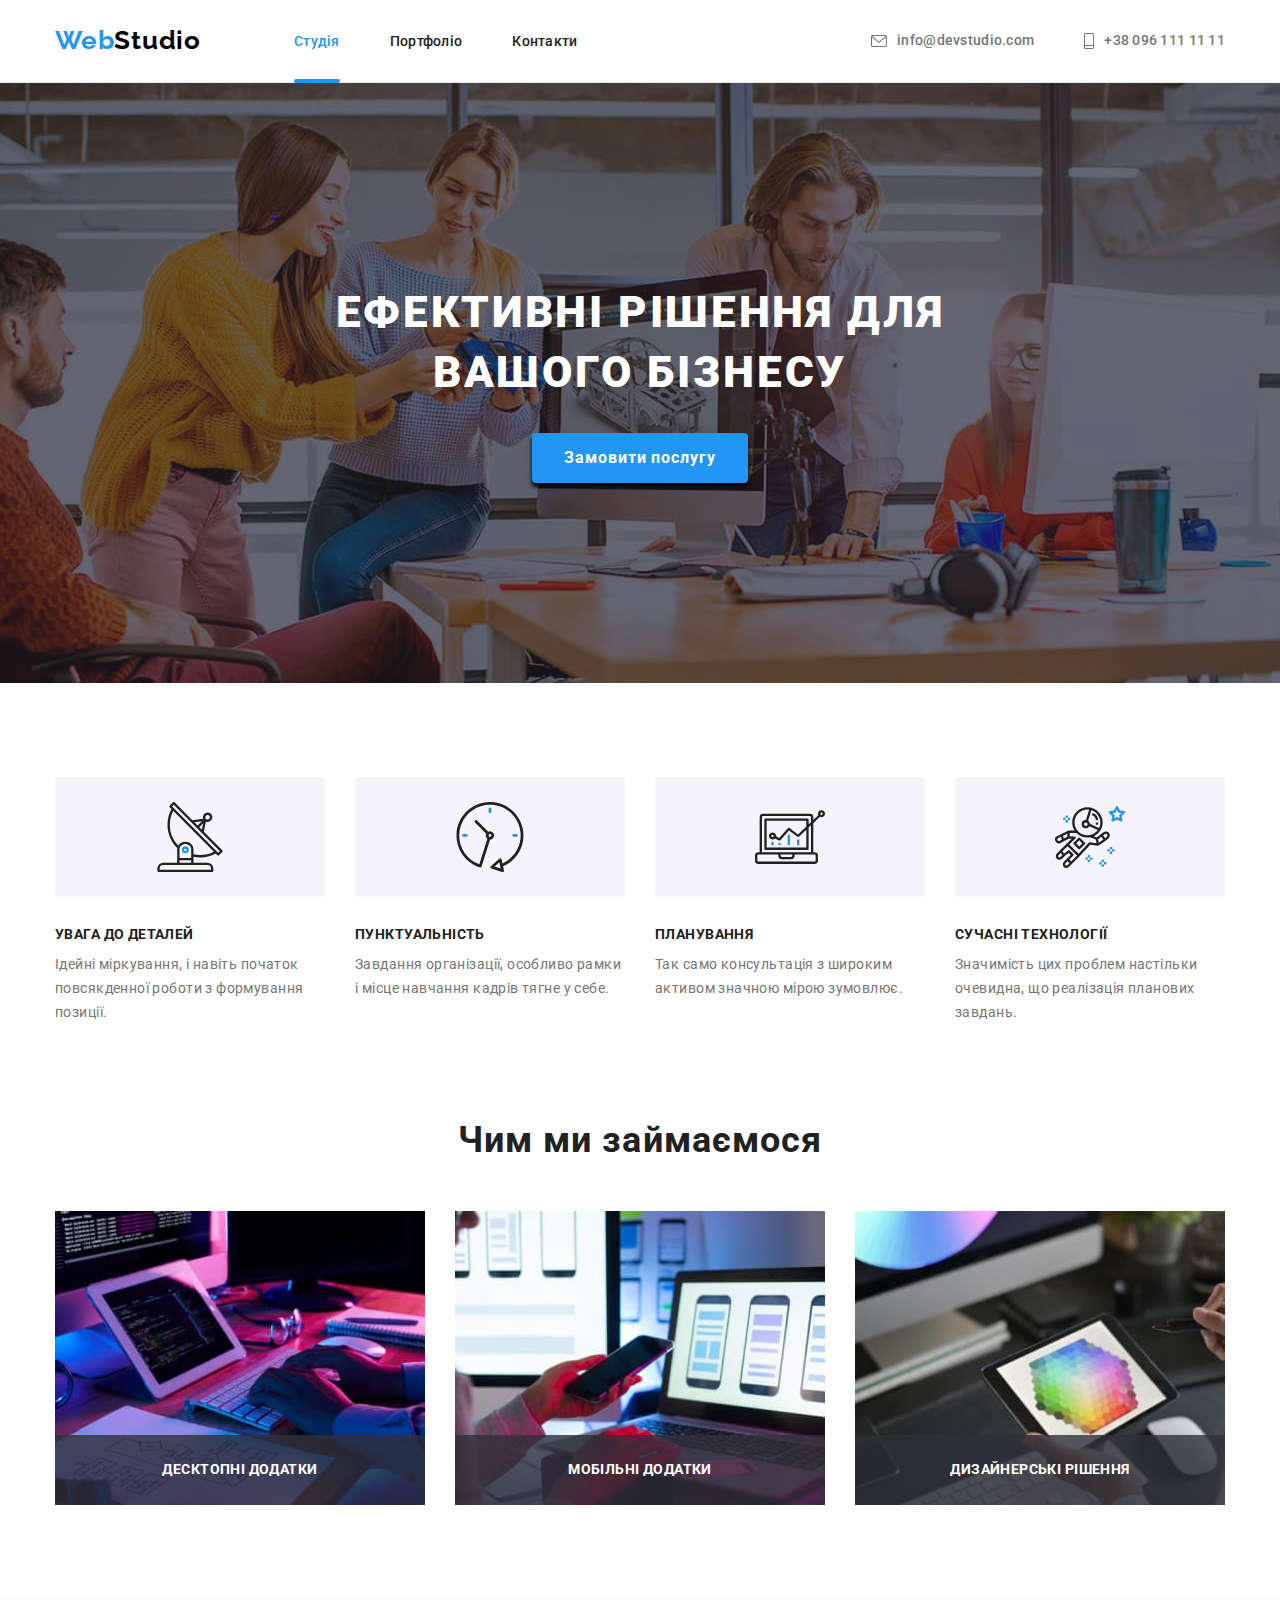
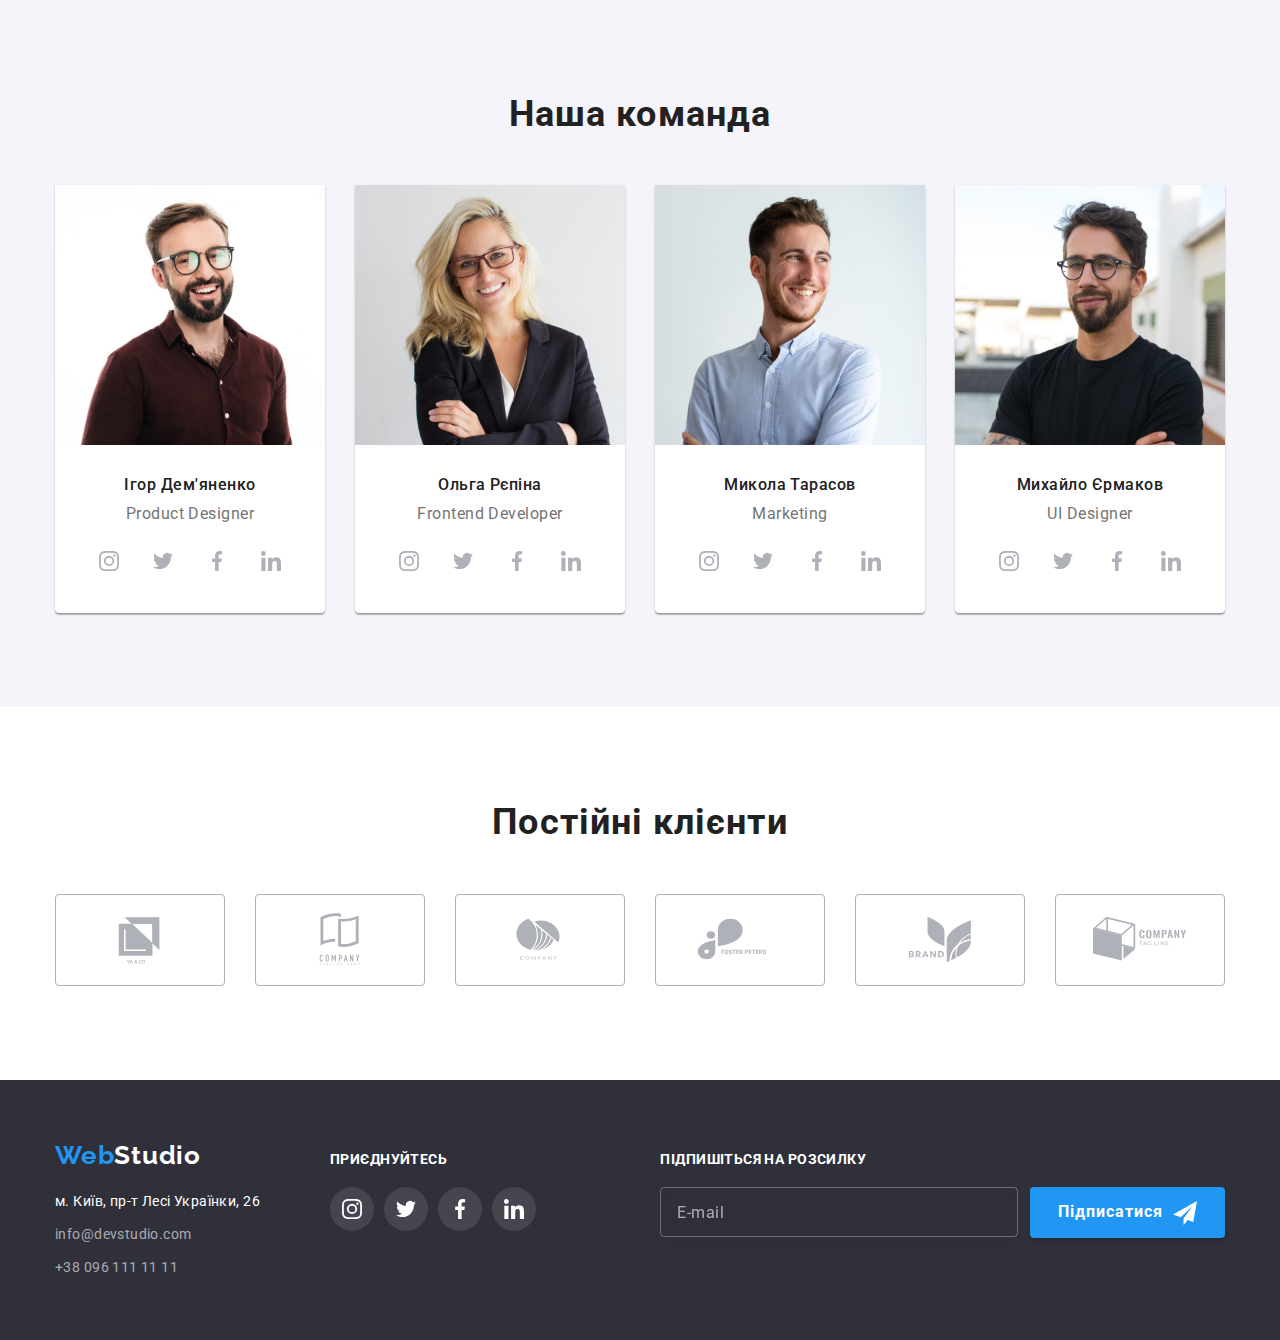
<file: index.html>
<!DOCTYPE html>
<html lang="uk">
  <head>
    <meta charset="UTF-8" />
    <meta http-equiv="X-UA-Compatible" content="IE=edge" />
    <meta name="viewport" content="width=device-width, initial-scale=1.0" />
    <title>WebStudio</title>
    <link rel="preconnect" href="https://fonts.googleapis.com" />
    <link rel="preconnect" href="https://fonts.gstatic.com" crossorigin />
    <link
      href="https://fonts.googleapis.com/css2?family=Raleway:wght@700&family=Roboto:wght@400;500;700;900&display=swap"
      rel="stylesheet"
    />
    <link
      rel="stylesheet"
      href="https://cdnjs.cloudflare.com/ajax/libs/modern-normalize/1.1.0/modern-normalize.min.css"
    />
    <link rel="stylesheet" href="./css/styles.css" />
  </head>
  <body>
    <header class="main-header">
      <div class="container flexbox">
        <a class="link-logo" href="./index.html"><span class="link-logo1">Web</span>Studio</a>
        <nav class="header-nav">
          <ul class="nav-list list">
            <li class="nav-list-item">
              <a class="nav-link current" href="./index.html">Студія</a>
            </li>
            <li class="nav-list-item">
              <a class="nav-link" href="./portfolio.html">Портфоліо</a>
            </li>
            <li class="nav-list-item">
              <a class="nav-link" href="#contacts">Контакти</a>
            </li>
          </ul>
        </nav>
        <ul class="contacts-list list">
          <li>
            <a class="mailto" href="mailto:info@devstudio.com">
              <svg class="mailto-icon" width="16" height="12">
                <use href="./images/icons.svg#icon-letter"></use>
              </svg>
              info@devstudio.com</a
            >
          </li>
          <li>
            <a class="telephone" href="tel:+380961111111">
              <svg class="telephone-icon" width="10" height="16">
                <use href="./images/icons.svg#icon-smartphone"></use></svg
              >+38 096 111 11 11</a
            >
          </li>
        </ul>
      </div>
    </header>
    <main>
      <section class="hero hero-overlay">
        <div class="container">
          <h1 class="hero-title">
            Ефективні рішення для <br />
            вашого бізнесу
          </h1>
          <button class="hero-btn" type="button" data-modal-open>Замовити послугу</button>
        </div>
      </section>
      <section class="benefits section">
        <div class="container">
          <h2 class="benefits-title visually-hidden">Наші переваги</h2>
          <ul class="benefits-list list">
            <li class="benefits-item">
              <div class="benefits-item-svg">
                <svg class="benefits-item-icon" width="70" height="70">
                  <use href="./images/icons.svg#icon-antenna"></use>
                </svg>
              </div>
              <h3 class="benefits-item-title">УВАГА ДО ДЕТАЛЕЙ</h3>
              <p class="benefits-txt">
                Ідейні міркування, і навіть початок повсякденної роботи з формування позиції.
              </p>
            </li>
            <li class="benefits-item">
              <div class="benefits-item-svg">
                <svg class="benefits-item-icon" width="70" height="70">
                  <use href="./images/icons.svg#icon-clock"></use>
                </svg>
              </div>
              <h3 class="benefits-item-title">ПУНКТУАЛЬНІСТЬ</h3>
              <p class="benefits-txt">
                Завдання організації, особливо рамки і місце навчання кадрів тягне у себе.
              </p>
            </li>
            <li class="benefits-item">
              <div class="benefits-item-svg">
                <svg class="benefits-item-icon" width="70" height="70">
                  <use href="./images/icons.svg#icon-diagram"></use>
                </svg>
              </div>
              <h3 class="benefits-item-title">ПЛАНУВАННЯ</h3>
              <p class="benefits-txt">
                Так само консультація з широким активом значною мірою зумовлює.
              </p>
            </li>
            <li class="benefits-item">
              <div class="benefits-item-svg">
                <svg class="benefits-item-icon" width="70" height="70">
                  <use href="./images/icons.svg#icon-astronaut"></use>
                </svg>
              </div>
              <h3 class="benefits-item-title">СУЧАСНІ ТЕХНОЛОГІЇ</h3>
              <p class="benefits-txt">
                Значимість цих проблем настільки очевидна, що реалізація планових завдань.
              </p>
            </li>
          </ul>
        </div>
      </section>
      <section class="occupation">
        <div class="container">
          <h2 class="h2-title">Чим ми займаємося</h2>
          <ul class="occupation-list list">
            <li class="occupation-list-item">
              <div class="occupation-title-backdrop">
                <p class="occupation-title">Десктопні додатки</p>
              </div>
              <img
                class="occupation-list-img"
                src="./images/box1.jpg"
                alt="Десктопні додатки"
                width="370"
                height="294"
              />
            </li>
            <li class="occupation-list-item">
              <div class="occupation-title-backdrop">
                <p class="occupation-title">Мобільні додатки</p>
              </div>
              <img
                class="occupation-list-img"
                src="./images/box2.jpg"
                alt="Мобільні додатки"
                width="370"
                height="294"
              />
            </li>
            <li class="occupation-list-item">
              <div class="occupation-title-backdrop">
                <p class="occupation-title">Дизайнерські рішення</p>
              </div>
              <img
                class="occupation-list-img"
                src="./images/box3.jpg"
                alt="Дизайнерські рішення"
                width="370"
                height="294"
              />
            </li>
          </ul>
        </div>
      </section>
      <section class="team section">
        <div class="container">
          <h2 class="h2-title">Наша команда</h2>
          <ul class="team-list list flexbox">
            <li class="team-item">
              <img
                class="team-img"
                src="./images/img1.jpg"
                alt="Ігор Дем'яненко"
                width="270"
                height="260"
              />
              <div class="team-card-txt">
                <h3 class="team-item-title">Ігор Дем'яненко</h3>
                <p class="team-role" lang="en">Product Designer</p>
                <ul class="team-card-social list flexbox">
                  <li class="team-card-social-item">
                    <a class="team-link team-instagram" href="">
                      <svg class="team-card-social-icon" width="20" height="20">
                        <use href="./images/icons.svg#icon-instagram"></use>
                      </svg>
                    </a>
                  </li>
                  <li class="team-card-social-item">
                    <a class="team-link team-twitter" href=""
                      ><svg class="team-card-social-icon" width="20" height="20">
                        <use href="./images/icons.svg#icon-twitter"></use></svg
                    ></a>
                  </li>
                  <li class="team-card-social-item">
                    <a class="team-link team-facebook" href=""
                      ><svg class="team-card-social-icon" width="20" height="20">
                        <use href="./images/icons.svg#icon-facebook"></use></svg
                    ></a>
                  </li>
                  <li class="team-card-social-item">
                    <a class="team-link team-linkedin" href=""
                      ><svg class="team-card-social-icon" width="20" height="20">
                        <use href="./images/icons.svg#icon-linkedin"></use></svg
                    ></a>
                  </li>
                </ul>
              </div>
            </li>
            <li class="team-item">
              <img
                class="team-img"
                src="./images/img2.jpg"
                alt="Ольга Рєпіна"
                width="270"
                height="260"
              />
              <div class="team-card-txt">
                <h3 class="team-item-title">Ольга Рєпіна</h3>
                <p class="team-role" lang="en">Frontend Developer</p>
                <ul class="team-card-social list flexbox">
                  <li class="team-card-social-item">
                    <a class="team-link team-instagram" href="">
                      <svg class="team-card-social-icon" width="20" height="20">
                        <use href="./images/icons.svg#icon-instagram"></use>
                      </svg>
                    </a>
                  </li>
                  <li class="team-card-social-item">
                    <a class="team-link team-twitter" href=""
                      ><svg class="team-card-social-icon" width="20" height="20">
                        <use href="./images/icons.svg#icon-twitter"></use></svg
                    ></a>
                  </li>
                  <li class="team-card-social-item">
                    <a class="team-link team-facebook" href=""
                      ><svg class="team-card-social-icon" width="20" height="20">
                        <use href="./images/icons.svg#icon-facebook"></use></svg
                    ></a>
                  </li>
                  <li class="team-card-social-item">
                    <a class="team-link team-linkedin" href=""
                      ><svg class="team-card-social-icon" width="20" height="20">
                        <use href="./images/icons.svg#icon-linkedin"></use></svg
                    ></a>
                  </li>
                </ul>
              </div>
            </li>
            <li class="team-item">
              <img
                class="team-img"
                src="./images/img3.jpg"
                alt="Микола Тарасов"
                width="270"
                height="260"
              />
              <div class="team-card-txt">
                <h3 class="team-item-title">Микола Тарасов</h3>
                <p class="team-role" lang="en">Marketing</p>
                <ul class="team-card-social list flexbox">
                  <li class="team-card-social-item">
                    <a class="team-link team-instagram" href="">
                      <svg class="team-card-social-icon" width="20" height="20">
                        <use href="./images/icons.svg#icon-instagram"></use>
                      </svg>
                    </a>
                  </li>
                  <li class="team-card-social-item">
                    <a class="team-link team-twitter" href=""
                      ><svg class="team-card-social-icon" width="20" height="20">
                        <use href="./images/icons.svg#icon-twitter"></use></svg
                    ></a>
                  </li>
                  <li class="team-card-social-item">
                    <a class="team-link team-facebook" href=""
                      ><svg class="team-card-social-icon" width="20" height="20">
                        <use href="./images/icons.svg#icon-facebook"></use></svg
                    ></a>
                  </li>
                  <li class="team-card-social-item">
                    <a class="team-link team-linkedin" href=""
                      ><svg class="team-card-social-icon" width="20" height="20">
                        <use href="./images/icons.svg#icon-linkedin"></use></svg
                    ></a>
                  </li>
                </ul>
              </div>
            </li>
            <li class="team-item">
              <img
                class="team-img"
                src="./images/img4.jpg"
                alt="Михайло Єрмаков"
                width="270"
                height="260"
              />
              <div class="team-card-txt">
                <h3 class="team-item-title">Михайло Єрмаков</h3>
                <p class="team-role" lang="en">UI Designer</p>
                <ul class="team-card-social list flexbox">
                  <li class="team-card-social-item">
                    <a class="team-link team-instagram" href="">
                      <svg class="team-card-social-icon" width="20" height="20">
                        <use href="./images/icons.svg#icon-instagram"></use>
                      </svg>
                    </a>
                  </li>
                  <li class="team-card-social-item">
                    <a class="team-link team-twitter" href=""
                      ><svg class="team-card-social-icon" width="20" height="20">
                        <use href="./images/icons.svg#icon-twitter"></use></svg
                    ></a>
                  </li>
                  <li class="team-card-social-item">
                    <a class="team-link team-facebook" href=""
                      ><svg class="team-card-social-icon" width="20" height="20">
                        <use href="./images/icons.svg#icon-facebook"></use></svg
                    ></a>
                  </li>
                  <li class="team-card-social-item">
                    <a class="team-link team-linkedin" href=""
                      ><svg class="team-card-social-icon" width="20" height="20">
                        <use href="./images/icons.svg#icon-linkedin"></use></svg
                    ></a>
                  </li>
                </ul>
              </div>
            </li>
          </ul>
        </div>
      </section>
      <section class="section">
        <div class="container">
          <h2 class="h2-title">Постійні клієнти</h2>
          <ul class="clients-list list flexbox">
            <li class="clients-item">
              <a class="clients-item-svg" href="">
                <svg class="clients-item-icon" width="106" height="60">
                  <use href="./images/icons.svg#icon-Logo"></use>
                </svg>
              </a>
            </li>
            <li class="clients-item">
              <a class="clients-item-svg" href="">
                <svg class="clients-item-icon" width="106" height="60">
                  <use href="./images/icons.svg#icon-Logo1"></use>
                </svg>
              </a>
            </li>
            <li class="clients-item">
              <a class="clients-item-svg" href="">
                <svg class="clients-item-icon" width="106" height="60">
                  <use href="./images/icons.svg#icon-Logo2"></use>
                </svg>
              </a>
            </li>
            <li class="clients-item">
              <a class="clients-item-svg" href="">
                <svg class="clients-item-icon" width="106" height="60">
                  <use href="./images/icons.svg#icon-Logo3"></use>
                </svg>
              </a>
            </li>
            <li class="clients-item">
              <a class="clients-item-svg" href="">
                <svg class="clients-item-icon" width="106" height="60">
                  <use href="./images/icons.svg#icon-Logo4"></use>
                </svg>
              </a>
            </li>
            <li class="clients-item">
              <a class="clients-item-svg" href="">
                <svg class="clients-item-icon" width="106" height="60">
                  <use href="./images/icons.svg#icon-Logo5"></use>
                </svg>
              </a>
            </li>
          </ul>
        </div>
      </section>
    </main>
    <footer class="site-footer">
      <div class="container footer-flexbox">
        <div class="foter-contacts flexbox">
          <a class="footer-logo" href="./index.html"><span class="footer-logo1">Web</span>Studio</a>
          <address class="contacts" id="contacts">
            <ul class="footer-contacts-list list">
              <li class="contacts-list-item">
                <a
                  class="footer-address"
                  href="https://goo.gl/maps/1Z9ha9pm1y3b7Sk38"
                  target="_blank"
                  rel="noreferrer noopener nofollow"
                  >м. Київ, пр-т Лесі Українки, 26</a
                >
              </li>
              <li class="contacts-list-item">
                <a class="footer-mailto" href="mailto:info@devstudio.com">info@devstudio.com</a>
              </li>
              <li class="contacts-list-item">
                <a class="footer-tel" href="tel:+380961111111">+38 096 111 11 11</a>
              </li>
            </ul>
          </address>
        </div>
        <div class="join">
          <h4 class="join-title">Приєднуйтесь</h4>
          <ul class="join-list list flexbox">
            <li class="join-list-item">
              <a class="join-link join-instagram" href=""
                ><svg class="footer-social-icon" width="20" height="20">
                  <use href="./images/icons.svg#icon-instagram"></use></svg
              ></a>
            </li>
            <li class="join-list-item">
              <a class="join-link join-twitter" href=""
                ><svg class="footer-social-icon" width="20" height="20">
                  <use href="./images/icons.svg#icon-twitter"></use></svg
              ></a>
            </li>
            <li class="join-list-item">
              <a class="join-link join-facebook" href=""
                ><svg class="footer-social-icon" width="20" height="20">
                  <use href="./images/icons.svg#icon-facebook"></use></svg
              ></a>
            </li>
            <li class="join-list-item">
              <a class="join-link join-linkedin" href=""
                ><svg class="footer-social-icon" width="20" height="20">
                  <use href="./images/icons.svg#icon-linkedin"></use></svg
              ></a>
            </li>
          </ul>
        </div>
        <div class="subscribe">
          <p class="subscribe-title">Підпишіться на розсилку</p>
          <form class="subscribe-block">
            <label>
              <input
                type="email"
                name="subscriber-email"
                class="subscribe-field"
                required
                placeholder="E-mail"
              />
            </label>
            <button type="submit" class="subscribe-button">
              Підписатися
              <svg class="subscribe-svg" width="24" height="24">
                <use class="subscribe-icon" href="./images/icons.svg#icon-send"></use>
              </svg>
            </button>
          </form>
        </div>
      </div>
    </footer>
    <div class="backdrop is-hidden" data-modal>
      <div class="modal">
        <button class="modal-close-btn" type="button" data-modal-close>
          <svg class="button-cross" width="11" height="11">
            <use href="./images/icons.svg#button-cross"></use>
          </svg>
        </button>
        <p class="modal-title">Залиште свої дані, ми вам передзвонимо</p>
        <form class="modal-form">
          <label class="modal-input-label">
            <span class="modal-label-title">Ім'я</span>
            <span class="modal-input-field">
              <input
                type="text"
                class="modal-input"
                name="user_name"
                autofocus
                required
                pattern="[a-zA-Zа-яА-ЯіІїЇ`ʼ'Єє]+"
              />
              <svg class="modal-input-svg" width="18" height="18">
                <use class="modal-input-img" href="./images/icons.svg#icon-person"></use>
              </svg>
            </span>
          </label>
          <label class="modal-input-label">
            <span class="modal-label-title">Телефон</span>
            <span class="modal-input-field">
              <input
                type="tel"
                class="modal-input"
                name="user_tel"
                required
                pattern="[0-9]{3}-[0-9]{3}-[0-9]{2}-[0-9]{2}"
                title="xxx-xxx-xx-xx"
              />
              <svg class="modal-input-svg" width="18" height="18">
                <use class="modal-input-img" href="./images/icons.svg#icon-phone"></use>
              </svg>
            </span>
          </label>
          <label class="modal-input-label">
            <span class="modal-label-title">Пошта</span>
            <span class="modal-input-field">
              <input type="email" class="modal-input" name="user_post" required />
              <svg class="modal-input-svg" width="18" height="18">
                <use class="modal-input-img" href="./images/icons.svg#icon-email"></use>
              </svg>
            </span>
          </label>
          <label class="modal-comment-label">
            <span class="modal-label-title">Коментар</span>
            <textarea
              name="modal-comment-txt"
              class="modal-comment-txt"
              placeholder="Введіть текст"
            ></textarea>
          </label>

          <label class="modal-checkbox-label">
            <span class="modal-chekbox-block">
              <input type="checkbox" class="modal-checkbox" name="user_policy" required />
              <svg class="modal-checkbox-svg" width="16" height="15">
                <use
                  class="modal-checkbox-icon"
                  href="./images/icons.svg#icon-chkbox-uncheck"
                ></use>
                <use
                  class="modal-checkbox-icon-check"
                  href="./images/icons.svg#icon-chkbox-check"
                ></use>
              </svg>
              Погоджуюсь з розсилкою та приймаю&nbsp;<a href="#" class="contract-rules-link">
                <span class="contract-rules">Умови договору</span></a
              >
            </span>
          </label>
          <button class="modal-btn-submit" type="submit">Відправити</button>
        </form>
      </div>
    </div>
    <script src="./js/modal.js"></script>
  </body>
</html>
</file>
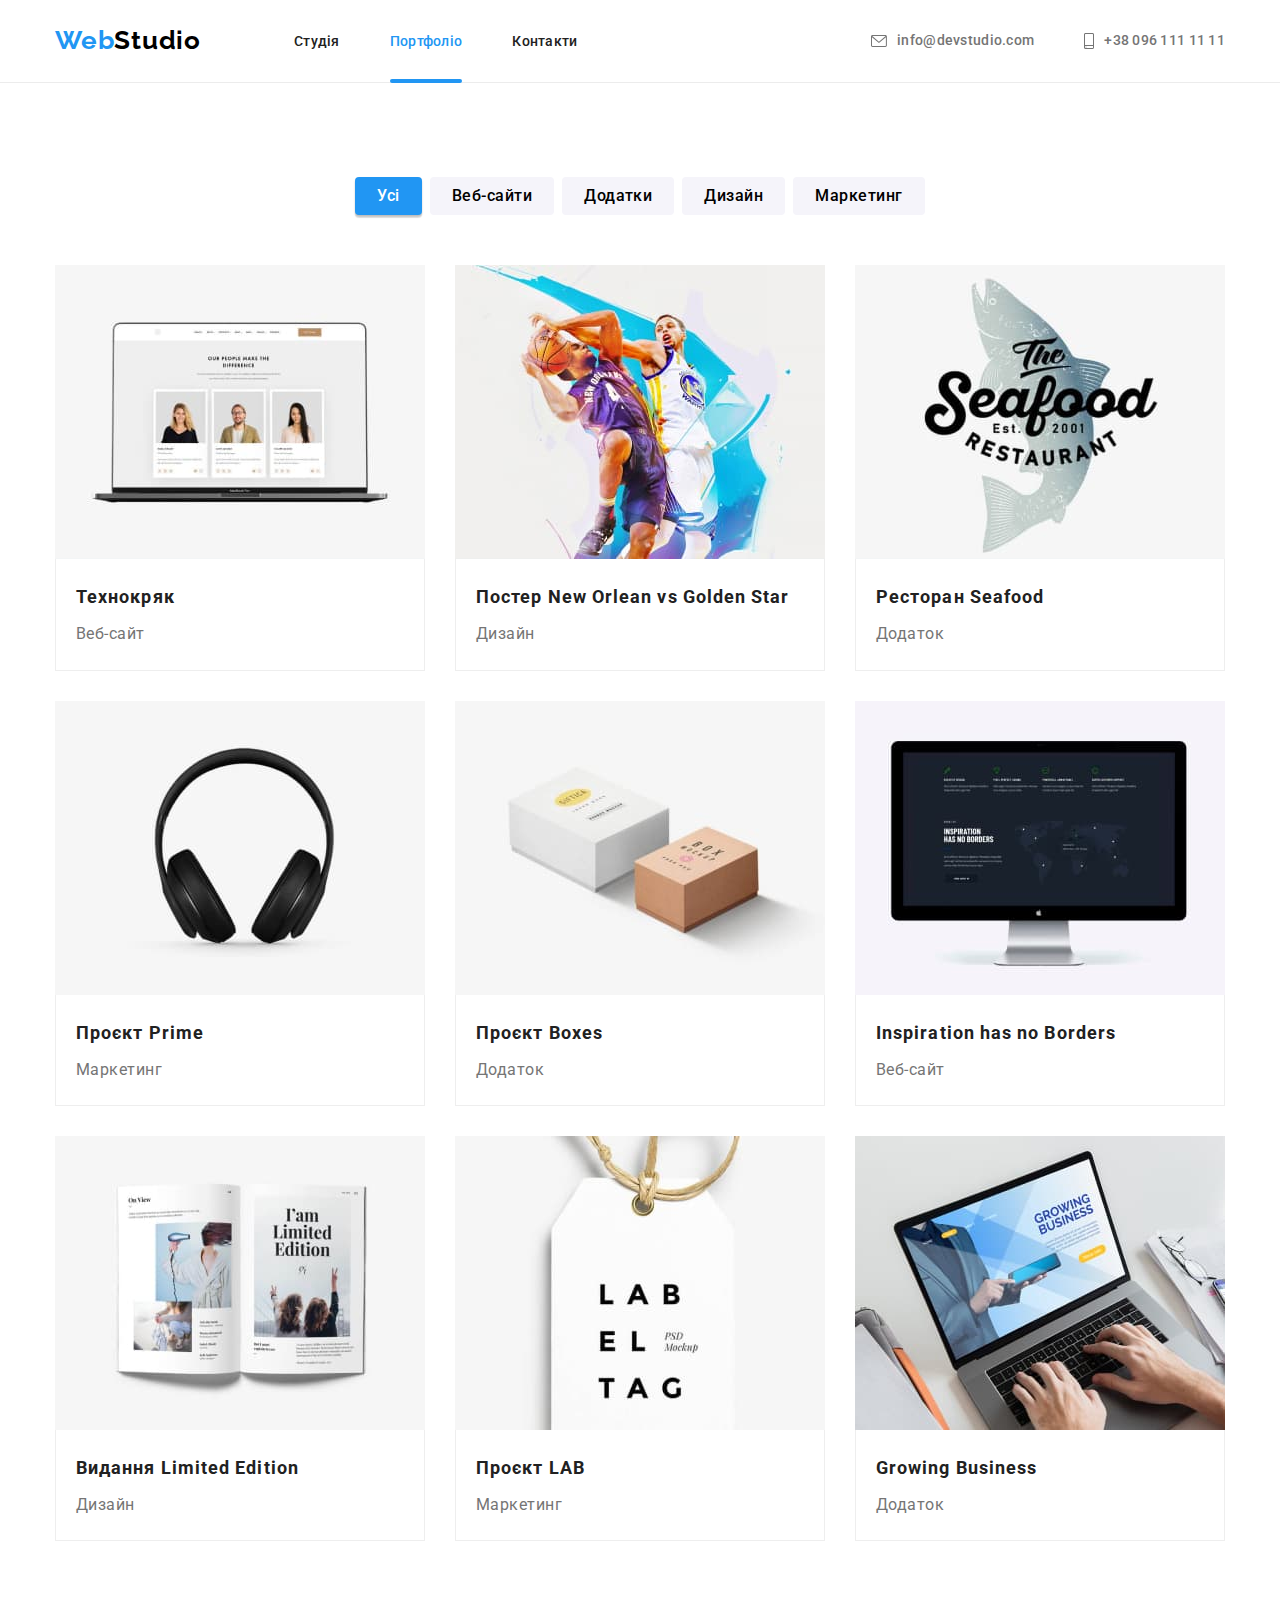
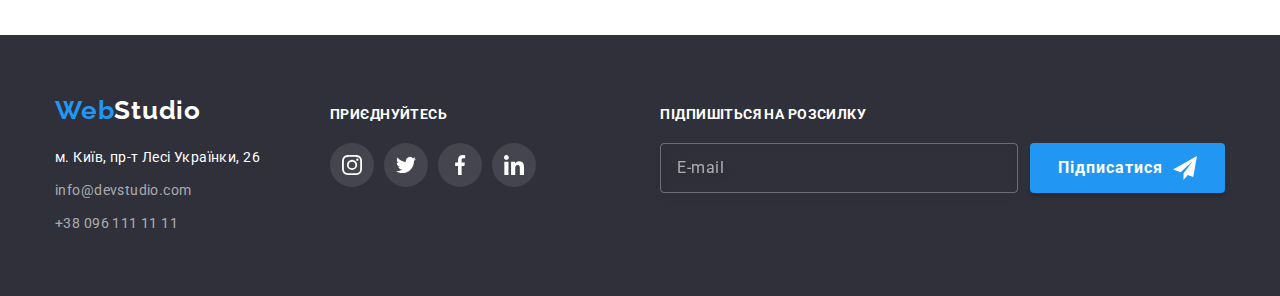
<file: portfolio.html>
<!DOCTYPE html>
<html lang="uk">
  <head>
    <meta charset="UTF-8" />
    <meta http-equiv="X-UA-Compatible" content="IE=edge" />
    <meta name="viewport" content="width=device-width, initial-scale=1.0" />
    <title>Portfolio</title>
    <link rel="preconnect" href="https://fonts.googleapis.com" />
    <link rel="preconnect" href="https://fonts.gstatic.com" crossorigin />
    <link
      href="https://fonts.googleapis.com/css2?family=Raleway:wght@700&family=Roboto:wght@400;500;700;900&display=swap"
      rel="stylesheet"
    />
    <link
      rel="stylesheet"
      href="https://cdnjs.cloudflare.com/ajax/libs/modern-normalize/1.1.0/modern-normalize.min.css"
    />
    <link rel="stylesheet" href="./css/styles.css" />
  </head>
  <body>
    <header class="main-header">
      <div class="container flexbox">
        <a class="link-logo" href="./index.html"><span class="link-logo1">Web</span>Studio</a>
        <nav class="header-nav">
          <ul class="nav-list list">
            <li class="nav-list-item">
              <a class="nav-link" href="./index.html">Студія</a>
            </li>
            <li class="nav-list-item">
              <a class="nav-link current" href="./portfolio.html">Портфоліо</a>
            </li>
            <li class="nav-list-item">
              <a class="nav-link" href="#contacts">Контакти</a>
            </li>
          </ul>
        </nav>
        <ul class="contacts-list list">
          <li>
            <a class="mailto" href="mailto:info@devstudio.com">
              <svg class="mailto-icon" width="16" height="12">
                <use href="./images/icons.svg#icon-letter"></use>
              </svg>
              info@devstudio.com</a
            >
          </li>
          <li>
            <a class="telephone" href="tel:+380961111111">
              <svg class="telephone-icon" width="10" height="16">
                <use href="./images/icons.svg#icon-smartphone"></use></svg
              >+38 096 111 11 11</a
            >
          </li>
        </ul>
      </div>
    </header>
    <main>
      <section class="portfolio section">
        <div class="container">
          <h1 class="visually-hidden">Наше портфоліо</h1>
          <ul class="portfolio-filter list">
            <li class="porfolio-filter-list">
              <button class="portfolio-btn active" type="button">Усі</button>
            </li>
            <li class="porfolio-filter-list">
              <button class="portfolio-btn" type="button">Веб-сайти</button>
            </li>
            <li class="porfolio-filter-list">
              <button class="portfolio-btn" type="button">Додатки</button>
            </li>
            <li class="porfolio-filter-list">
              <button class="portfolio-btn" type="button">Дизайн</button>
            </li>
            <li class="porfolio-filter-list">
              <button class="portfolio-btn" type="button">Маркетинг</button>
            </li>
          </ul>
          <ul class="portfolio-list list">
            <li class="portfolio-item">
              <a class="portfolio-item-link" href="">
                <div class="portfolio-img-overlay">
                  <img
                    class="portfolio-img"
                    src="./images/portfolio/portfolio1.jpg"
                    alt="Технокряк"
                    width="370"
                    height="294"
                  />
                  <p class="portfolio-img-txt">
                    Ресурс пропонує комплексні пропозиції з різним рівнем функціоналу та сервісів.
                    Все це дозволить відвідувачу отримати вичерпні відомості про компанію чи
                    приватну особу.
                  </p>
                </div>
                <div class="portfolio-card-txt">
                  <h2 class="potfolio-title">Технокряк</h2>
                  <p class="portfolio-txt">Веб-сайт</p>
                </div>
              </a>
            </li>
            <li class="portfolio-item">
              <a class="portfolio-item-link" href="">
                <div class="portfolio-img-overlay">
                  <img
                    class="portfolio-img"
                    src="./images/portfolio/portfolio2.jpg"
                    alt="Постер New Orlean vs Golden Star"
                    width="370"
                    height="294"
                  />
                  <p class="portfolio-img-txt">
                    Ресурс пропонує комплексні пропозиції з різним рівнем функціоналу та сервісів.
                    Все це дозволить відвідувачу отримати вичерпні відомості про компанію чи
                    приватну особу.
                  </p>
                </div>
                <div class="portfolio-card-txt">
                  <h2 class="potfolio-title">Постер New Orlean vs Golden Star</h2>
                  <p class="portfolio-txt">Дизайн</p>
                </div>
              </a>
            </li>
            <li class="portfolio-item">
              <a class="portfolio-item-link" href="">
                <div class="portfolio-img-overlay">
                  <img
                    class="portfolio-img"
                    src="./images/portfolio/portfolio3.jpg"
                    alt="Ресторан Seafood"
                    width="370"
                    height="294"
                  />
                  <p class="portfolio-img-txt">
                    Ресурс пропонує комплексні пропозиції з різним рівнем функціоналу та сервісів.
                    Все це дозволить відвідувачу отримати вичерпні відомості про компанію чи
                    приватну особу.
                  </p>
                </div>
                <div class="portfolio-card-txt">
                  <h2 class="potfolio-title">Ресторан Seafood</h2>
                  <p class="portfolio-txt">Додаток</p>
                </div>
              </a>
            </li>
            <li class="portfolio-item">
              <a class="portfolio-item-link" href="">
                <div class="portfolio-img-overlay">
                  <img
                    class="portfolio-img"
                    src="./images/portfolio/portfolio4.jpg"
                    alt="Проєкт Prime"
                    width="370"
                    height="294"
                  />
                  <p class="portfolio-img-txt">
                    Ресурс пропонує комплексні пропозиції з різним рівнем функціоналу та сервісів.
                    Все це дозволить відвідувачу отримати вичерпні відомості про компанію чи
                    приватну особу.
                  </p>
                </div>
                <div class="portfolio-card-txt">
                  <h2 class="potfolio-title">Проєкт Prime</h2>
                  <p class="portfolio-txt">Маркетинг</p>
                </div>
              </a>
            </li>
            <li class="portfolio-item">
              <a class="portfolio-item-link" href="">
                <div class="portfolio-img-overlay">
                  <img
                    class="portfolio-img"
                    src="./images/portfolio/portfolio5.jpg"
                    alt="Проєкт Boxes"
                    width="370"
                    height="294"
                  />
                  <p class="portfolio-img-txt">
                    Ресурс пропонує комплексні пропозиції з різним рівнем функціоналу та сервісів.
                    Все це дозволить відвідувачу отримати вичерпні відомості про компанію чи
                    приватну особу.
                  </p>
                </div>
                <div class="portfolio-card-txt">
                  <h2 class="potfolio-title">Проєкт Boxes</h2>
                  <p class="portfolio-txt">Додаток</p>
                </div>
              </a>
            </li>
            <li class="portfolio-item">
              <a class="portfolio-item-link" href="">
                <div class="portfolio-img-overlay">
                  <img
                    class="portfolio-img"
                    src="./images/portfolio/portfolio6.jpg"
                    alt="Inspiration has no Borders"
                    width="370"
                    height="294"
                  />
                  <p class="portfolio-img-txt">
                    Ресурс пропонує комплексні пропозиції з різним рівнем функціоналу та сервісів.
                    Все це дозволить відвідувачу отримати вичерпні відомості про компанію чи
                    приватну особу.
                  </p>
                </div>
                <div class="portfolio-card-txt">
                  <h2 class="potfolio-title">Inspiration has no Borders</h2>
                  <p class="portfolio-txt">Веб-сайт</p>
                </div>
              </a>
            </li>
            <li class="portfolio-item">
              <a class="portfolio-item-link" href="">
                <div class="portfolio-img-overlay">
                  <img
                    class="portfolio-img"
                    src="./images/portfolio/portfolio7.jpg"
                    alt="Видання Limited Edition"
                    width="370"
                    height="294"
                  />
                  <p class="portfolio-img-txt">
                    Ресурс пропонує комплексні пропозиції з різним рівнем функціоналу та сервісів.
                    Все це дозволить відвідувачу отримати вичерпні відомості про компанію чи
                    приватну особу.
                  </p>
                </div>
                <div class="portfolio-card-txt">
                  <h2 class="potfolio-title">Видання Limited Edition</h2>
                  <p class="portfolio-txt">Дизайн</p>
                </div>
              </a>
            </li>
            <li class="portfolio-item">
              <a class="portfolio-item-link" href="">
                <div class="portfolio-img-overlay">
                  <img
                    class="portfolio-img"
                    src="./images/portfolio/portfolio8.jpg"
                    alt="Проєкт LAB"
                    width="370"
                    height="294"
                  />
                  <p class="portfolio-img-txt">
                    Ресурс пропонує комплексні пропозиції з різним рівнем функціоналу та сервісів.
                    Все це дозволить відвідувачу отримати вичерпні відомості про компанію чи
                    приватну особу.
                  </p>
                </div>
                <div class="portfolio-card-txt">
                  <h2 class="potfolio-title">Проєкт LAB</h2>
                  <p class="portfolio-txt">Маркетинг</p>
                </div>
              </a>
            </li>
            <li class="portfolio-item">
              <a class="portfolio-item-link" href="">
                <div class="portfolio-img-overlay">
                  <img
                    class="portfolio-img"
                    src="./images/portfolio/portfolio9.jpg"
                    alt="Growing Business"
                    width="370"
                    height="294"
                  />
                  <p class="portfolio-img-txt">
                    Ресурс пропонує комплексні пропозиції з різним рівнем функціоналу та сервісів.
                    Все це дозволить відвідувачу отримати вичерпні відомості про компанію чи
                    приватну особу.
                  </p>
                </div>
                <div class="portfolio-card-txt">
                  <h2 class="potfolio-title">Growing Business</h2>
                  <p class="portfolio-txt">Додаток</p>
                </div>
              </a>
            </li>
          </ul>
        </div>
      </section>
    </main>
    <footer class="site-footer">
      <div class="container footer-flexbox">
        <div class="foter-contacts flexbox">
          <a class="footer-logo" href="./index.html"><span class="footer-logo1">Web</span>Studio</a>
          <address class="contacts" id="contacts">
            <ul class="footer-contacts-list list">
              <li class="contacts-list-item">
                <a
                  class="footer-address"
                  href="https://goo.gl/maps/1Z9ha9pm1y3b7Sk38"
                  target="_blank"
                  rel="noreferrer noopener nofollow"
                  >м. Київ, пр-т Лесі Українки, 26</a
                >
              </li>
              <li class="contacts-list-item">
                <a class="footer-mailto" href="mailto:info@devstudio.com">info@devstudio.com</a>
              </li>
              <li class="contacts-list-item">
                <a class="footer-tel" href="tel:+380961111111">+38 096 111 11 11</a>
              </li>
            </ul>
          </address>
        </div>
        <div class="join">
          <h4 class="join-title">Приєднуйтесь</h4>
          <ul class="join-list list flexbox">
            <li class="join-list-item">
              <a class="join-link join-instagram" href=""
                ><svg class="footer-social-icon" width="20" height="20">
                  <use href="./images/icons.svg#icon-instagram"></use></svg
              ></a>
            </li>
            <li class="join-list-item">
              <a class="join-link join-twitter" href=""
                ><svg class="footer-social-icon" width="20" height="20">
                  <use href="./images/icons.svg#icon-twitter"></use></svg
              ></a>
            </li>
            <li class="join-list-item">
              <a class="join-link join-facebook" href="/"
                ><svg class="footer-social-icon" width="20" height="20">
                  <use href="./images/icons.svg#icon-facebook"></use></svg
              ></a>
            </li>
            <li class="join-list-item">
              <a class="join-link join-linkedin" href=""
                ><svg class="footer-social-icon" width="20" height="20">
                  <use href="./images/icons.svg#icon-linkedin"></use></svg
              ></a>
            </li>
          </ul>
        </div>
        <div class="subscribe">
          <p class="subscribe-title">Підпишіться на розсилку</p>
          <form class="subscribe-block">
            <label>
              <input
                type="email"
                name="subscriber-email"
                class="subscribe-field"
                required
                placeholder="E-mail"
              />
            </label>
            <button type="submit" class="subscribe-button">
              Підписатися
              <svg class="subscribe-svg" width="24" height="24">
                <use class="subscribe-icon" href="./images/icons.svg#icon-send"></use>
              </svg>
            </button>
          </form>
        </div>
      </div>
    </footer>
  </body>
</html>
</file>
<file: css/styles.css>
:root {
  --main-background-color: #ffffff;
  --main-text-color: #212121;
  --secondary-text-color: #757575;
  --accent-color: #2196f3;
  --hero-btn-color: #2196f3;
  --hero-btn-act-color: #188ce8;
  --hero-bg-color: #2f303a;
  --footer-bg-color: #2f303a;
  --hero-text-color: #ffffff;
  --footer-text-color: #ffffff;
  --act-btn-txt-color: #ffffff;
  --logo-black-color: #000000;
  --logo-blue-color: #2196f3;
  --benefits-bg-color: #f5f4fa;
  --team-bg-color: #f5f4fa;
  --team-card-color: #ffffff;
  --portfolio-btn-color: #f5f4fa;
  --portfolio-item-border: #eeeeee;
  --team-social-link-color: #afb1b8;
  --team-social-link-act-color: #ffffff;
  --clients-icon-color: #afb1b8;
  --clients-icon-act-color: #2196f3;
  --backdrop-bgc-color: rgba(0, 0, 0, 0.2);
  --modal-bg-color: #ffffff;
  --portfolio-overlay-txt-color: #ffffff;
  --transition-rules: 250ms cubic-bezier(0.4, 0, 0.2, 1);
}

html {
  box-sizing: border-box;
}

*,
*::before,
*::after {
  box-sizing: inherit;
  /* outline: 1px solid teal; */
  /* это я оставил пока для удобства работы
  потом приберу */
}

body {
  margin: 0;
  font-family: 'Roboto', sans-serif;
  color: var(--main-text-color);
}

h1,
h2,
h3,
h4,
p,
a {
  margin: 0;
  padding: 0;
}

img {
  display: block;
  max-width: 100%;
  height: auto;
}

.list {
  margin: 0;
  padding: 0;
  list-style: none;
}
.container {
  width: 1200px;
  padding-left: 15px;
  padding-right: 15px;
  text-align: center;
  margin: 0 auto;
}
.flexbox {
  display: flex;
  align-items: center;
}
.main-header {
  border-bottom: 1px solid #ececec;
}
.link-logo,
.link-logo1 {
  font-family: 'Raleway', sans-serif;
  font-weight: 700;
  font-size: 26px;
  line-height: 1.19;
  letter-spacing: 0.03em;
  text-decoration: none;
  padding-top: 24px;
  padding-bottom: 25px;
}
.link-logo {
  margin-right: 93px;
  color: var(--logo-black-color);
}
.link-logo1,
.footer-logo1 {
  color: var(--logo-blue-color);
}
.nav-list-item,
.mailto,
.telephone {
  display: block;
  padding-top: 32px;
  padding-bottom: 32px;
  cursor: pointer;
}
.nav-link,
.mailto,
.telephone {
  font-weight: 500;
  font-size: 14px;
  line-height: 1.14;
  letter-spacing: 0.02em;
  text-decoration: none;
}
.nav-list {
  display: flex;
}
.nav-list-item:not(:last-child) {
  margin-right: 50px;
}
.contacts-list {
  display: flex;
  justify-content: center;
  margin-left: auto;
}
.mailto {
  margin-right: 50px;
}
.nav-link {
  color: var(--main-text-color);
  transition: color var(--transition-rules);
}
.mailto,
.telephone,
.benefits-txt,
.team-role,
.portfolio-txt {
  color: var(--secondary-text-color);
  transition: color var(--transition-rules);
}
.nav-link:hover,
.mailto:hover,
.telephone:hover,
.nav-link:focus,
.mailto:focus,
.telephone:focus {
  color: var(--accent-color);
}
.nav-list-item {
  position: relative;
}
.nav-link.current {
  color: var(--accent-color);
}
.current::after {
  content: '';
  display: block;
  position: absolute;
  left: 0;
  bottom: -1px;
  width: 100%;
  height: 4px;
  background-color: var(--accent-color);
  border-radius: 2px;
}
.mailto,
.telephone {
  display: flex;
  align-items: center;
}
.mailto-icon,
.telephone-icon {
  fill: currentColor;
  margin-right: 10px;
}
.visually-hidden {
  position: absolute;
  white-space: nowrap;
  width: 1px;
  height: 1px;
  overflow: hidden;
  border: 0;
  padding: 0;
  clip: rect(0 0 0 0);
  clip-path: inset(50%);
  margin: -1px;
}
.section {
  padding-top: 94px;
  padding-bottom: 94px;
}
.hero {
  padding-top: 200px;
  background-color: var(--hero-bg-color);
  text-align: center;
  padding-bottom: 200px;
}
.hero-overlay {
  max-width: 1600px;
  height: 600px;
  margin-left: auto;
  margin-right: auto;
  background-image: linear-gradient(to right, rgba(47, 48, 58, 0.4), rgba(47, 48, 58, 0.4)),
    url(../images/hero-bcg-img.jpg);
  background-repeat: no-repeat;
  background-position: center;
  background-size: cover;
  background-color: var (--hero-bg-color);
}
.hero-title {
  font-weight: 900;
  font-size: 44px;
  line-height: 1.36;
  text-align: center;
  letter-spacing: 0.06em;
  text-transform: uppercase;
  color: var(--hero-text-color);
  margin-bottom: 30px;
}
.hero-btn {
  min-width: 216px;
  padding-top: 10px;
  padding-bottom: 10px;
  padding-left: 32px;
  padding-right: 32px;
  font-family: inherit;
  background-color: var(--hero-btn-color);
  color: var(--hero-text-color);
  border: 0;
  box-shadow: 0px 4px 4px rgba(0, 0, 0, 1);
  border-radius: 4px;
  font-weight: 700;
  font-size: 16px;
  line-height: 1.89;
  letter-spacing: 0.06em;
  transition: box-shadow var(--transition-rules), background-color var(--transition-rules);
}
.hero-btn:hover,
.hero-btn:focus {
  cursor: pointer;
  background-color: var(--hero-btn-act-color);
  box-shadow: 0px 4px 4px rgba(0, 0, 0, 0.15);
}
.benefits-list {
  display: flex;
  flex-wrap: wrap;
}
.benefits-item {
  text-align: left;
  flex-basis: calc((100% - 90px) / 4);
}
.benefits-item-svg {
  display: flex;
  height: 120px;
  border-radius: 4px;
  justify-content: center;
  align-items: center;
  background-color: var(--benefits-bg-color);
  margin-bottom: 30px;
}
.benefits-item-icon {
  fill: currentColor;
}
.benefits-item:not(:last-child) {
  margin-right: 30px;
}
.benefits-item-title {
  margin-bottom: 10px;
}
.benefits-item-title {
  font-weight: 700;
  font-size: 14px;
  line-height: 1.14;
  letter-spacing: 0.03em;
  text-transform: uppercase;
}
.benefits-txt {
  font-size: 14px;
  line-height: 1.71;
  letter-spacing: 0.03em;
}
.h2-title {
  font-weight: 700;
  font-size: 36px;
  line-height: 1.17;
  letter-spacing: 0.03em;
  margin-bottom: 50px;
}
.occupation {
  padding-bottom: 94px;
  flex-direction: column;
}
.occupation-list {
  display: flex;
}
.occupation-list-item {
  position: relative;
  flex-basis: calc((100% - 60px) / 3);
}
.occupation-list-item:not(:last-child) {
  margin-right: 30px;
}
.occupation-title-backdrop {
  display: flex;
  align-items: center;
  justify-content: center;
  position: absolute;
  width: 100%;
  height: 70px;
  left: 0;
  bottom: 0;
  background-color: rgba(47, 48, 58, 0.8);
}
.occupation-title {
  font-weight: 700;
  font-size: 14px;
  line-height: 1.14;
  letter-spacing: 0.03em;
  text-transform: uppercase;
  color: var(--hero-text-color);
}
.team {
  flex-direction: column;
  background-color: var(--team-bg-color);
}
.team-list {
  flex-wrap: wrap;
}
.team-card-txt {
  padding-top: 30px;
  padding-bottom: 30px;
}
.team-item {
  flex-basis: calc((100% - 90px) / 4);
  background-color: var(--team-card-color);
  box-shadow: 0px 1px 3px rgba(0, 0, 0, 0.12), 0px 1px 1px rgba(0, 0, 0, 0.14),
    0px 2px 1px rgba(0, 0, 0, 0.2);
  border-radius: 0px 0px 4px 4px;
}
.team-item:not(:last-child) {
  margin-right: 30px;
}
.team-item-title {
  font-weight: 500;
  font-size: 16px;
  line-height: 1.19;
  letter-spacing: 0.03em;
  margin-bottom: 10px;
}
.team-role {
  font-size: 16px;
  line-height: 1.19;
  letter-spacing: 0.03em;
  margin-bottom: 16px;
}
.team-card-social {
  justify-content: center;
  gap: 10px;
}
.team-card-social-item {
  display: flex;
  width: 44px;
  height: 44px;
  border-radius: 50%;
}
.team-link {
  display: flex;
  width: 100%;
  height: 100%;
  border-radius: 50%;
  text-decoration: none;
  justify-content: center;
  align-items: center;
  color: var(--team-social-link-color);
  transition: background-color var(--transition-rules), color var(--transition-rules);
}
.team-link:hover,
.team-link:focus {
  background-color: var(--accent-color);
  color: var(--team-social-link-act-color);
}
.team-card-social-icon {
  fill: currentColor;
}

.clients-item {
  flex-basis: calc((100% - 150px) / 6);
}

.clients-item:not(:last-child) {
  margin-right: 30px;
}
.clients-item-svg {
  line-height: 0;
  display: flex;
  color: var(--clients-icon-color);
  height: 92px;
  border-radius: 4px;
  border: 1px solid var(--clients-icon-color);
  border-radius: 4px;
  justify-content: center;
  align-items: center;
  transition: border-color var(--transition-rules), color var(--transition-rules);
}
.clients-item-svg:hover,
.clients-item-svg:focus {
  color: var(--accent-color);
  border-color: var(--accent-color);
}
.clients-item-icon {
  fill: currentColor;
}

.site-footer {
  padding-top: 60px;
  padding-bottom: 60px;
  background-color: var(--footer-bg-color);
}
.footer-flexbox {
  display: flex;
  align-items: baseline;
}
.foter-contacts {
  flex-direction: column;
  align-items: flex-start;
  margin-right: 70px;
}
.footer-logo {
  font-family: 'Raleway', sans-serif;
  font-weight: 700;
  font-size: 26px;
  line-height: 1.19;
  letter-spacing: 0.03em;
  color: var(--footer-text-color);
  text-decoration: none;
  margin-bottom: 20px;
}
.footer-contacts-list {
  display: flex;
  flex-direction: column;
  text-align: left;
  gap: 9px;
}
.footer-address,
.footer-mailto,
.footer-tel {
  font-style: normal;
  font-size: 14px;
  line-height: 1.71;
  letter-spacing: 0.03em;
  text-decoration: none;
  transition: color var(--transition-rules);
}
.footer-address {
  color: var(--footer-text-color);
}
.footer-mailto,
.footer-tel {
  color: rgba(255, 255, 255, 0.6);
  transition: color var(--transition-rules);
}
.footer-address:hover,
.footer-mailto:hover,
.footer-tel:hover,
.footer-address:focus,
.footer-mailto:focus,
.footer-tel:focus {
  color: var(--accent-color);
}
.join {
  display: flex;
  flex-direction: column;
  text-align: left;
}

.join-title {
  justify-self: left;
  margin-top: 12px;
  display: inline-block;
  margin-bottom: 20px;
  font-weight: 700;
  font-size: 14px;
  line-height: 1.14;
  letter-spacing: 0.03em;
  text-transform: uppercase;
  color: var(--footer-text-color);
}
.join-list-item {
  width: 44px;
  height: 44px;
  border-radius: 50%;
  background-color: rgba(255, 255, 255, 0.1);
}
.join-link {
  display: flex;
  width: 100%;
  height: 100%;
  border-radius: 50%;
  justify-content: center;
  align-items: center;
  color: var(--footer-text-color);
  transition: background-color var(--transition-rules);
}
.join-link:hover,
.join-link:focus {
  background-color: var(--accent-color);
}
.join-list {
  gap: 10px;
}
.footer-social-icon {
  fill: currentColor;
}
.portfolio-filter {
  display: flex;
  justify-content: center;
  margin-bottom: 50px;
}
.portfolio-btn.active {
  color: var(--act-btn-txt-color);
  background-color: var(--accent-color);
  box-shadow: 0px 3px 1px rgb(0 0 0 / 10%), 0px 1px 2px rgb(0 0 0 / 8%),
    0px 2px 2px rgb(0 0 0 / 12%);
}
.portfolio-btn {
  cursor: pointer;
  padding-top: 6px;
  padding-right: 22px;
  padding-bottom: 6px;
  padding-left: 22px;
  font-family: inherit;
  font-weight: 500;
  font-size: 16px;
  line-height: 1.62;
  text-align: center;
  letter-spacing: 0.03em;
  border: 0;
  border-radius: 4px;
  background-color: var(--portfolio-btn-color);
  transition: box-shadow var(--transition-rules), background-color var(--transition-rules),
    color var(--transition-rules);
}
.porfolio-filter-list:not(:last-child) {
  margin-right: 8px;
}
.portfolio-btn:hover,
.portfolio-btn:focus {
  color: var(--act-btn-txt-color);
  background-color: var(--accent-color);
  box-shadow: 0px 3px 1px rgb(0 0 0 / 10%), 0px 1px 2px rgb(0 0 0 / 8%),
    0px 2px 2px rgb(0 0 0 / 12%);
}
.portfolio-list {
  display: flex;
  flex-wrap: wrap;
  text-align: left;
}
.portfolio-item {
  flex-basis: calc((100% - 60px) / 3);
}
.portfolio-item:not(:nth-child(3n)) {
  margin-right: 30px;
}
.portfolio-item:not(:nth-last-child(-n + 3)) {
  margin-bottom: 30px;
}
.portfolio-item-link {
  display: block;
  text-decoration: none;
  transition: box-shadow var(--transition-rules);
}
.portfolio-img-overlay {
  position: relative;
  overflow: hidden;
}
.portfolio-img-txt {
  position: absolute;
  display: flex;
  align-items: center;
  top: 0;
  left: 0;
  width: 100%;
  height: 100%;
  background-color: rgba(33, 150, 243, 0.9);
  padding-left: 24px;
  padding-right: 24px;
  font-weight: 400;
  font-size: 18px;
  line-height: 1.56;
  letter-spacing: 0.03em;
  color: var(--portfolio-overlay-txt-color);
  overflow: auto;
  transform: translateY(100%);
  transition: transform var(--transition-rules);
}
.portfolio-item-link:hover,
.portfolio-item-link:focus {
  box-shadow: 0px 1px 1px rgba(0, 0, 0, 0.12), 0px 4px 4px rgba(0, 0, 0, 0.06),
    1px 4px 6px rgba(0, 0, 0, 0.16);
}
.portfolio-item-link:hover .portfolio-img-txt,
.portfolio-item-link:focus .portfolio-img-txt {
  transform: translateY(0);
}
.portfolio-card-txt {
  padding: 20px;
  border-left: 1px solid var(--portfolio-item-border);
  border-right: 1px solid var(--portfolio-item-border);
  border-bottom: 1px solid var(--portfolio-item-border);
}
.potfolio-title {
  font-weight: 700;
  font-size: 18px;
  line-height: 2;
  letter-spacing: 0.06em;
  margin-bottom: 4px;
  color: var(--main-text-color);
}
.portfolio-txt {
  font-size: 16px;
  line-height: 1.89;
  letter-spacing: 0.03em;
}

/* -------- SUBSCRIBE ---------- */
.subscribe {
  text-align: left;
  margin-left: auto;
}
.subscribe-block {
  display: flex;
  text-align: left;
}
.subscribe-title {
  font-weight: 700;
  font-size: 14px;
  line-height: 1.14;
  letter-spacing: 0.03em;
  text-transform: uppercase;
  color: var(--footer-text-color);
  margin-bottom: 20px;
}
.subscribe-field {
  width: 358px;
  height: 50px;
  margin-right: 12px;
  border: 1px solid rgba(255, 255, 255, 0.3);
  filter: drop-shadow(0px 4px 4px rgba(0, 0, 0, 0.15));
  border-radius: 4px;
  background-color: transparent;
  padding-left: 16px;
  color: var(--footer-text-color);
}
.subscribe-field::placeholder {
  font-weight: 400;
  font-size: 16px;
  line-height: 1.25;
  display: flex;
  align-items: center;
  letter-spacing: 0.03em;
  color: rgba(255, 255, 255, 0.6);
}
.subscribe-svg {
  margin-left: 10px;
}
.subscribe-icon {
  fill: var(--act-btn-txt-color);
}
.subscribe-button {
  font-weight: 700;
  font-size: 16px;
  line-height: 1.88;
  letter-spacing: 0.06em;
  color: var(--act-btn-txt-color);
  display: flex;
  align-items: center;
  justify-content: center;
  padding-top: 10px;
  padding-bottom: 10px;
  padding-right: 28px;
  padding-left: 28px;
  background-color: var(--accent-color);
  box-shadow: 0px 4px 4px rgba(0, 0, 0, 0.15);
  border: 0;
  border-radius: 4px;
  cursor: pointer;
  transition: background-color var(--transition-rules);
}
.subscribe-button:hover,
.subscribe-button:focus {
  background-color: var(--hero-btn-act-color);
}
/* -------------MODAL WINDOW-------------- */

.backdrop {
  z-index: 999999999;
  position: fixed;
  left: 0;
  top: 0;
  width: 100%;
  height: 100%;
  background-color: var(--backdrop-bgc-color);
  opacity: 1;
  visibility: visible;
  transform: scale(100%);
  transition: transform var(--transition-rules), opacity var(--transition-rules),
    visibility var(--transition-rules);
}
.is-hidden {
  visibility: hidden;
  opacity: 0;
  pointer-events: none;
  transform: scale(0%);
}
.modal {
  position: absolute;
  top: 50%;
  left: 50%;
  transform: translate(-50%, -50%);
  width: 528px;
  padding: 40px;
  background-color: var(--modal-bg-color);
}
.modal-form {
  display: flex;
  flex-direction: column;
}
.modal-close-btn {
  position: absolute;
  top: 8px;
  right: 8px;
  width: 30px;
  height: 30px;
  border-radius: 50%;
  border: 1px solid rgba(0, 0, 0, 0.1);
  background-color: var(--act-btn-txt-color);
  cursor: pointer;
  display: flex;
  justify-content: center;
  align-items: center;
  transition: box-shadow var(--transition-rules), opacity var(--transition-rules),
    transform var(--transition-rules), visibility var(--transition-rules);
}
.modal-close-btn:hover,
.modal-close-btn:focus {
  box-shadow: 0px 1px 3px rgba(233, 17, 17, 0.12), 0px 1px 1px rgba(0, 0, 0, 0.14),
    0px 2px 1px rgba(0, 0, 0, 0.2);
}
.modal-title {
  font-weight: 700;
  font-size: 20px;
  line-height: 1.15;
  text-align: center;
  letter-spacing: 0.03em;
  color: var(--main-text-color);
  margin-bottom: 12px;
}
.modal-label-title {
  font-weight: 400;
  font-size: 12px;
  line-height: 1.17;
  letter-spacing: 0.01em;
  color: var(--secondary-text-color);
  display: block;
  margin-bottom: 4px;
}
.modal-input-label {
  margin-bottom: 10px;
}
.modal-input {
  width: 100%;
  height: 40px;
  border: 1px solid rgba(33, 33, 33, 0.2);
  border-radius: 4px;
  padding-left: 42px;
  font-weight: 400;
  font-size: 12px;
  line-height: 1.17;
  letter-spacing: 0.01em;
  transition: border-color var(--transition-rules);
}
.modal-input-field {
  position: relative;
  display: block;
}
.modal-input-svg {
  position: absolute;
  top: 50%;
  transform: translateY(-50%);
  left: 12px;
  fill: inherit;
  transition: fill var(--transition-rules);
}
.modal-input:focus {
  outline: none;
  border-color: var(--accent-color);
}
.modal-input:focus + .modal-input-svg {
  fill: var(--accent-color);
}
.modal-comment-txt {
  width: 100%;
  height: 120px;
  resize: none;
  border: 1px solid rgba(33, 33, 33, 0.2);
  border-radius: 4px;
  padding-top: 12px;
  padding-bottom: 12px;
  padding-left: 16px;
  padding-right: 16px;
  font-weight: 400;
  font-size: 12px;
  line-height: 1.17;
  letter-spacing: 0.01em;
  margin-bottom: 20px;
  transition: border-color var(--transition-rules);
}
.modal-comment-txt:focus {
  outline: none;
  border-color: var(--accent-color);
}
.modal-comment-txt::placeholder {
  font-weight: 400;
  font-size: 12px;
  line-height: 14px;
  letter-spacing: 0.01em;
  color: rgba(117, 117, 117, 0.5);
}
.modal-chekbox-block {
  display: flex;
  align-items: center;
  justify-content: center;
  cursor: pointer;
}
.modal-checkbox {
  appearance: none;
  position: absolute;
}
.modal-checkbox-label {
  text-align: center;
  justify-content: center;
  margin-bottom: 30px;
  font-weight: 400;
  font-size: 14px;
  line-height: 1.71;
  letter-spacing: 0.03em;
  color: var(--secondary-text-color);
}
.modal-checkbox-svg {
  margin-right: 7px;
  transition: fill var(--transition-rules);
}
.modal-checkbox:focus + .modal-checkbox-svg {
  fill: var(--accent-color);
}
.modal-checkbox:checked + .modal-checkbox-svg .modal-checkbox-icon {
  display: none;
}
.modal-checkbox:checked + .modal-checkbox-svg .modal-checkbox-icon-check {
  display: block;
}
.modal-checkbox-icon {
  transition: visibility var(--transition-rules);
}
.modal-checkbox-icon-check {
  display: none;
}
.contract-rules-link {
  text-decoration: none;
}
.contract-rules {
  font-weight: 400;
  font-size: 14px;
  line-height: 1.71;
  letter-spacing: 0.03em;
  text-decoration: underline;
  color: var(--accent-color);
}
.contract-rules:hover {
  text-decoration: none;
}
.modal-btn-submit {
  font-weight: 700;
  font-size: 16px;
  line-height: 1.88;
  display: flex;
  align-items: center;
  text-align: center;
  letter-spacing: 0.06em;
  color: var(--act-btn-txt-color);
  background-color: var(--accent-color);
  box-shadow: 0px 4px 4px rgba(0, 0, 0, 0.15);
  border-radius: 4px;
  padding-top: 8px;
  padding-bottom: 8px;
  padding-left: 50px;
  padding-right: 50px;
  align-self: center;
  border: 0;
  cursor: pointer;
  transition: background-color var(--transition-rules);
}
.modal-btn-submit:hover,
.modal-btn-submit:focus {
  background-color: var(--hero-btn-act-color);
}
</file>
